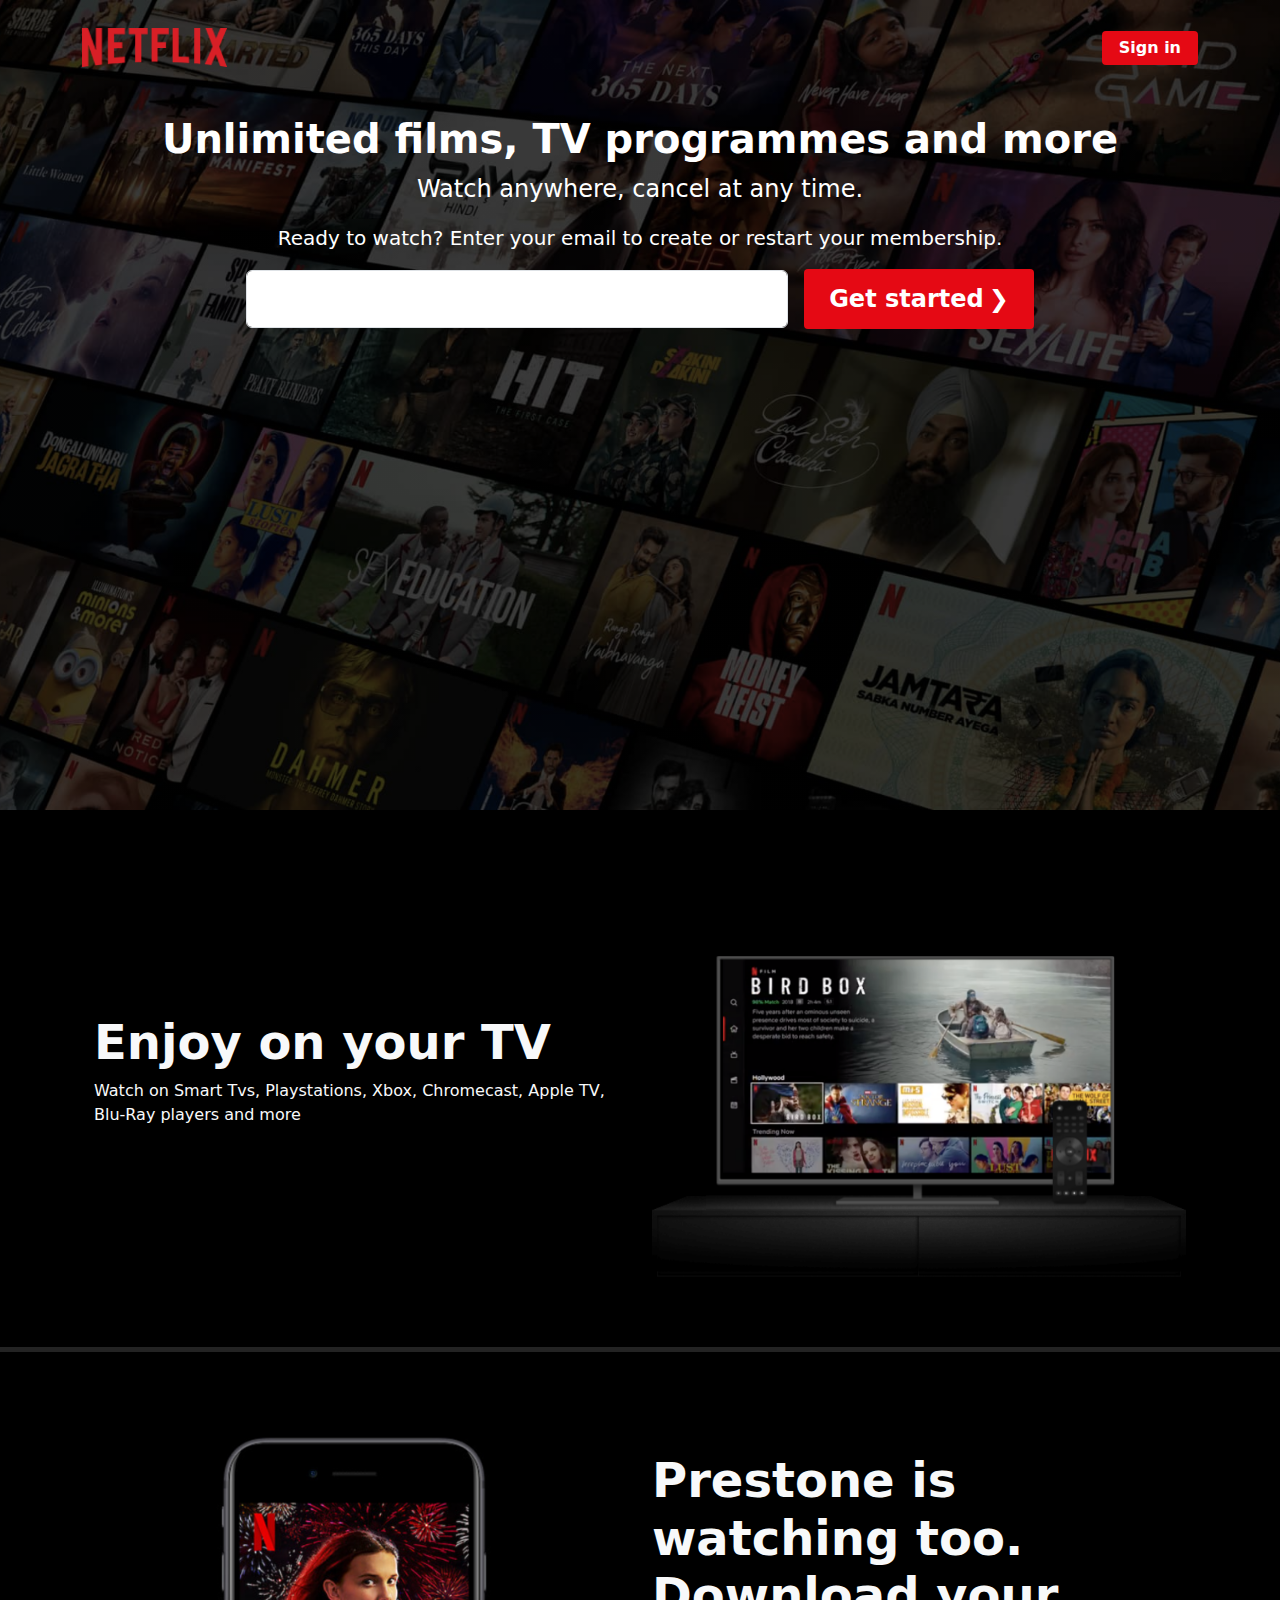
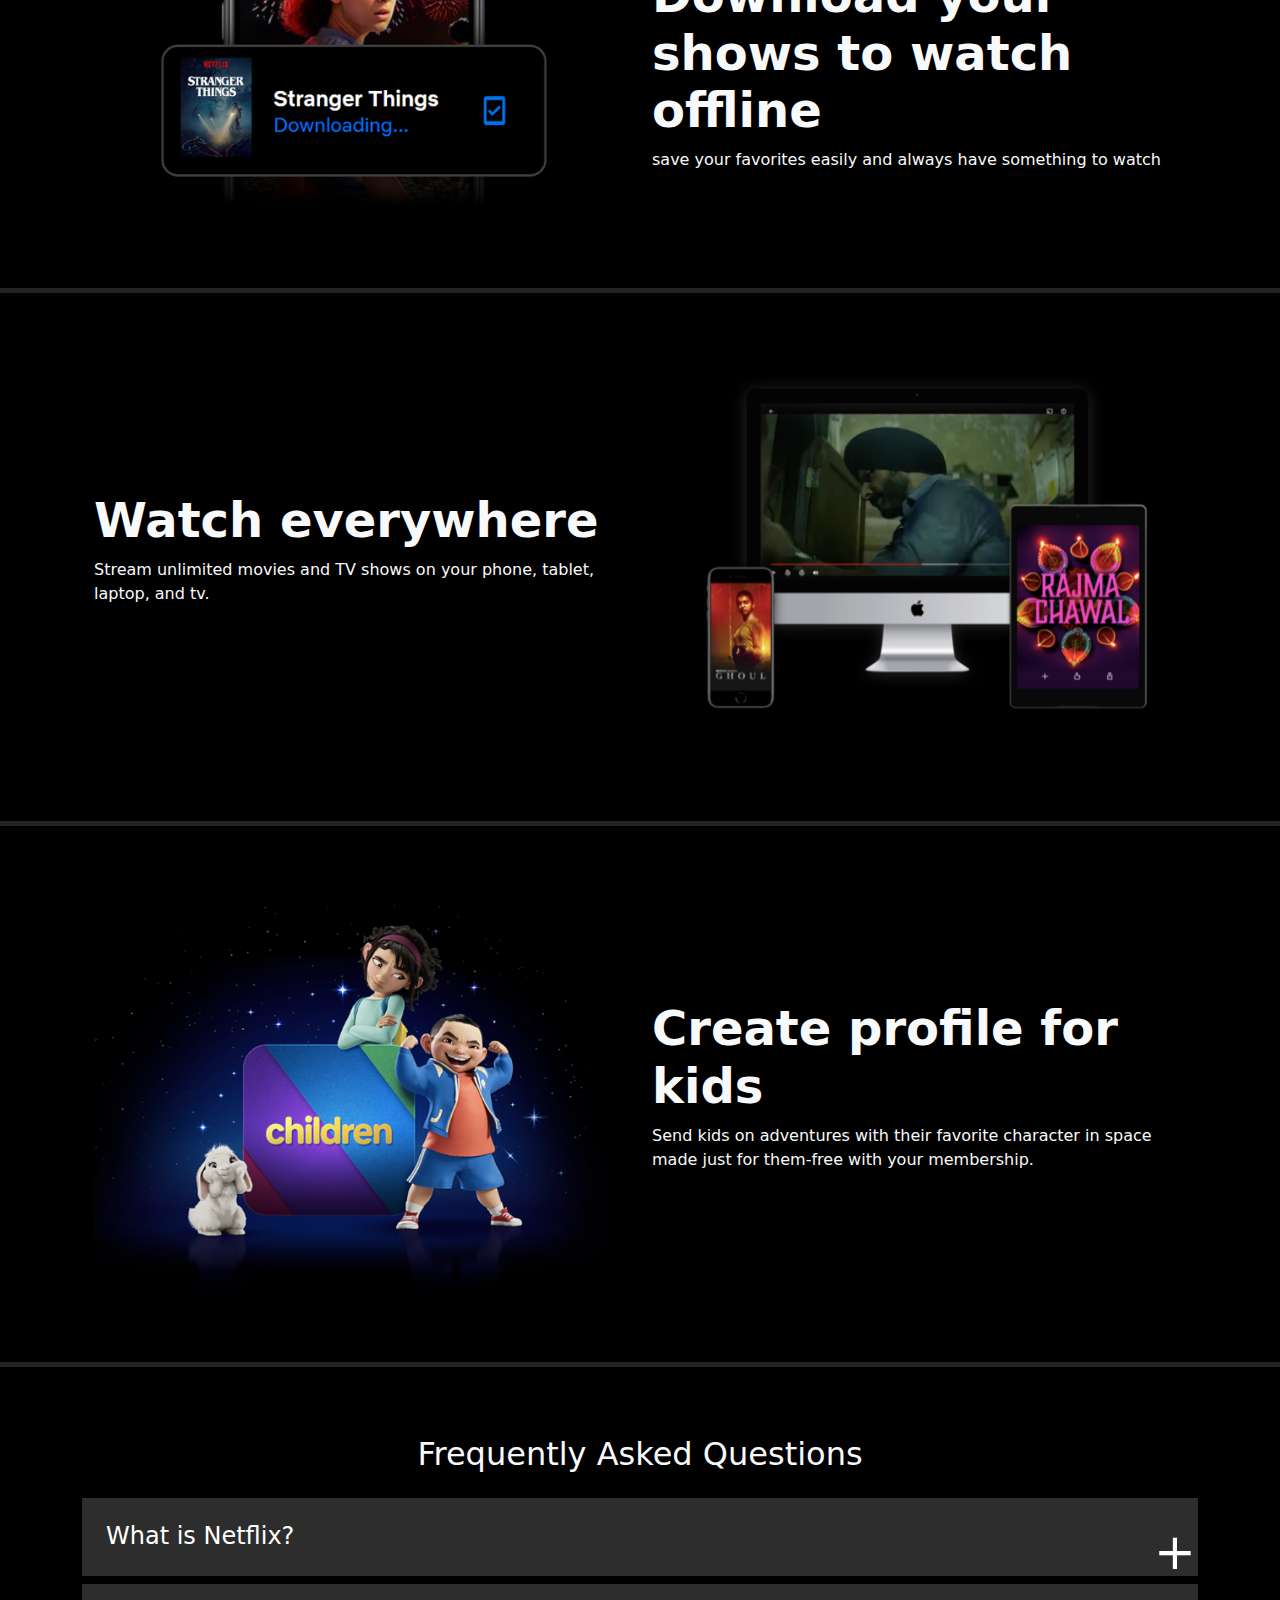
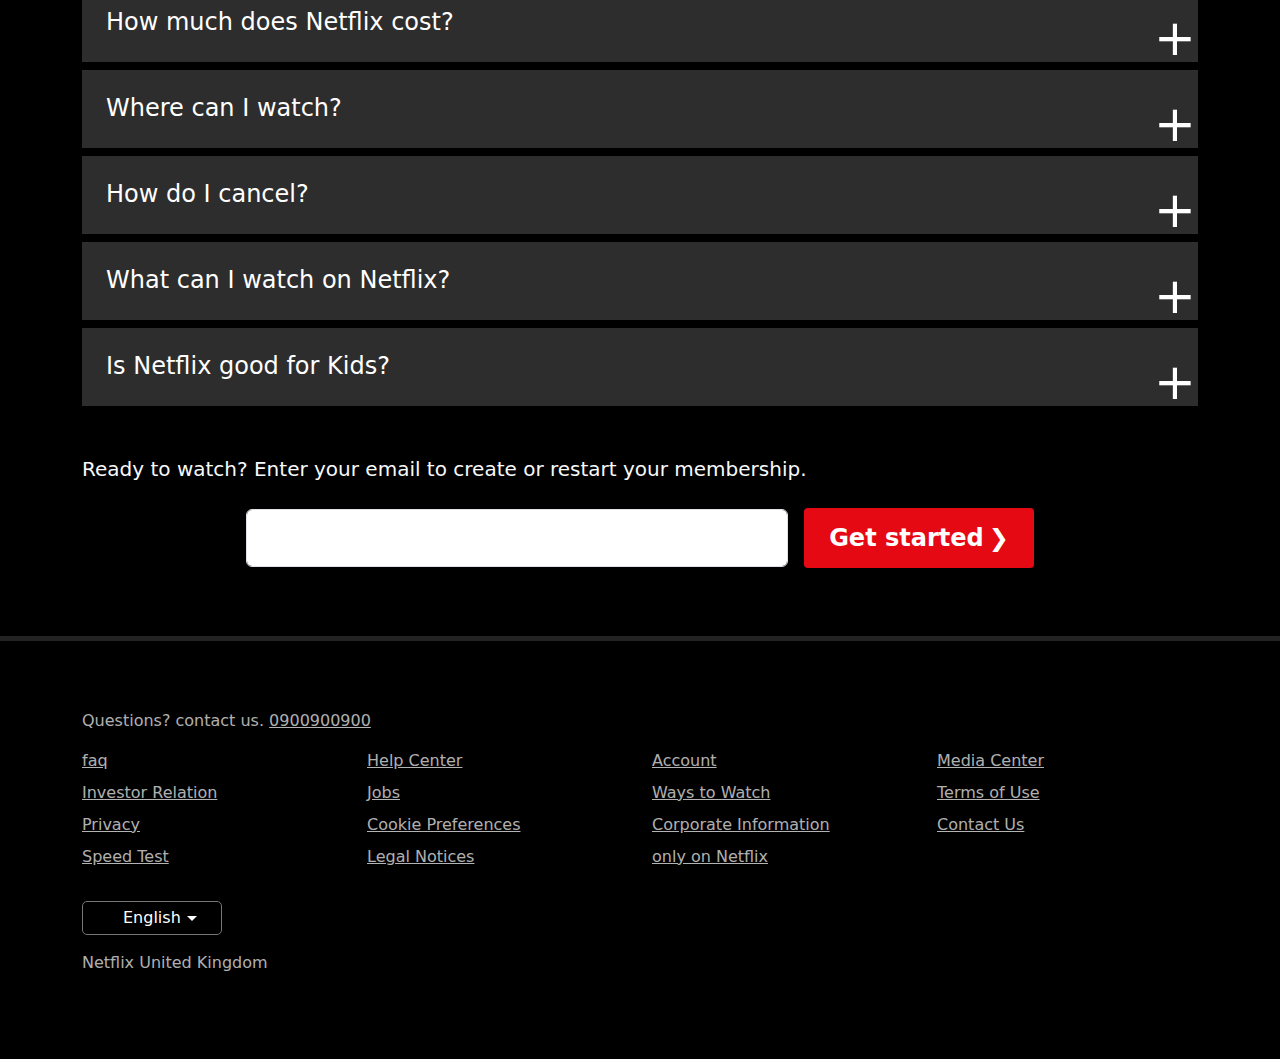
<file: index.html>
<!DOCTYPE html>
<html lang="en">
<head>
    <meta charset="UTF-8">
    <meta name="viewport" content="width=device-width, initial-scale=1.0">
    <title>Netflix Homepage</title>
    <link rel="stylesheet" href="style.css">
    <link href="https://cdn.jsdelivr.net/npm/bootstrap@5.3.3/dist/css/bootstrap.min.css" rel="stylesheet" integrity="sha384-QWTKZyjpPEjISv5WaRU9OFeRpok6YctnYmDr5pNlyT2bRjXh0JMhjY6hW+ALEwIH" crossorigin="anonymous">
    <link rel="preconnect" href="https://fonts.googleapis.com">
    <link rel="preconnect" href="https://fonts.gstatic.com" crossorigin>
    <link href="https://fonts.googleapis.com/css2?family=Bebas+Neue&display=swap" rel="stylesheet">

</head>
<body>
    <header class="position-relative">
        <nav class="navbar navbar-expand">
            <div class="container">
                <img src="assets/logog.png" alt="logo">
                <div class="collapse navbar-collapse justify-content-end" id="navbar-supportedcontent">
                   <a href="loginpage/login.html"><button type="button" class="red-btn fw-semibold">Sign in</button></a> 
                </div>
            </div>
        </nav>
    
        <section class="hero container h-75 d-flex flex-column align-items-center justify-cotent-center">
        <h1 class="hero-title text-white text-center">Unlimited films, TV programmes and more</h1>
        <p class="hero-first-p text-white text-center">Watch anywhere, cancel at any time. </p>
        <p class="hero-second-p text-white text-center">Ready to watch? Enter your email to create or restart your membership.</p>
        <form class="row g-3 d-flex align-items-center justify-content-center w-100 w-lg-75">
            <div class="form-floating col-auto ">
                <input type="email" class="form-control" id="floatingInput" placeholder="name@example.com">
                <label for="floatingInput"> Email address</label>
            </div>
            <div class="col-auto">
                <button type="submit" class="get-started-btn red-btn fw-bold">Get started</button>
            </div>
        </form>
        </section>
    </header>
    <section class="enjoy-section py-5 bg-black text-light">
        <div class="container d-flex row m-auto">
            <div class="d-flex flex-column justify-content-center col-12 col-lg-6">
                <h1 class="section-title text-center text-lg-start">Enjoy on your TV</h1>
                <p class="section-paragragh text-center text-lg-start">Watch on Smart Tvs, Playstations, Xbox, Chromecast, Apple TV, Blu-Ray players and more</p>
            </div>
            <div class="col-12 col-lg-6">
                <img class="img-fluid" src="assets/feature-1.png" alt="tv">
            </div>
        </div>
    </section>

    <section class="download-section py-5 bg-black text-light">
        <div class="container d-flex row m-auto ">
            <div class="col-12 col-lg-6">
                <img class="img-fluid" src="assets/feature-2.png" alt="download">
            </div>
            <div class="d-flex flex-column justify-content-center col-12 col-lg-6 order-first order-lg-last">
                <h2 class="section-title text-center text-lg-start">Prestone is watching too. Download your shows to watch offline</h2>
                <p class="section-paragragh text-center text-lg-start">save your favorites easily and always have something to watch</p>
            </div>
        </div>

    </section>

    <section class="watch-section py-5 bg-black text-light">
        <div class="container d-flex row m-auto">
            <div class="d-flex flex-column justify-content-center col-12 col-lg-6">
                <h1 class="section-title text-center text-lg-start">Watch everywhere</h1>
                <p class="section-paragragh text-center text-lg-start">Stream unlimited movies and TV shows on your phone, tablet, laptop, and tv.</p>
            </div>
            <div class="col-12 col-lg-6">
                <img class="img-fluid" src="assets/feature-3.png" alt="Watch ">
            </div>
        </div>
    </section>

    <section class="children-section py-5 bg-black text-light">
        <div class="container d-flex row m-auto ">
            <div class="col-12 col-lg-6">
                <img class="img-fluid" src="assets/feature-4.png" alt="children">
            </div>
            <div class="d-flex flex-column justify-content-center col-12 col-lg-6 order-first order-lg-last">
                <h2 class="section-title text-center text-lg-start">Create profile for kids</h2>
                <p class="section-paragragh text-center text-lg-start">Send kids on adventures with their favorite character in space made just for them-free with your membership.</p>
            </div>
        </div>
    </section>
    <section class="faq-section py-5 bg-black text-light ">
        <div class="container">
            <h2 class="text-center mb-4">Frequently Asked Questions
            </h2>
            <div class="accordion" id="accordionExample">
                <div class="accordion-item mb-2">
                    <h2 class="accordion-header">
                        <button class="accordion-button collapsed p-4 " type="button"
                        data-bs-toggle="collapse"data-bs-target="#collapseOne"
                        aria-expanded="false" aria-controls="collapseOne">What is Netflix?
                        </button>
                     </h2>
                    <div id="collapseOne" class="accordion-collapse collapse" data-bs-parent="#accordionExample">
                      <div class="accordion-body">Netflix is a streaming service that offers a wide variety of award-winning TV shows, 
                         movies, anime, documentaries, and more on thousands of internet-connected devices.

                         You can watch as much as you want, whenever you want without a single commercial – all for one low monthly price.
                         There's always something new to discover and new TV shows and movies are added every week!
                       </div>

                    </div>
                </div>
                <div class="accordion-item mb-2">
                    <h2 class="accordion-header">
                        <button class="accordion-button collapsed p-4 " type="button"
                        data-bs-toggle="collapse"data-bs-target="#collapseTwo"
                        aria-expanded="false" aria-controls="collapseTwo">How much does Netflix cost?
                        </button>
                     </h2>
                    <div id="collapseTwo" class="accordion-collapse collapse" data-bs-parent="#accordionExample">
                      <div class="accordion-body">Watch Netflix on your smartphone, tablet, Smart TV, laptop, or streaming device, all for one fixed monthly fee.
                         Plans range from Ksh 1,100 to Ksh 200 a month. 
                        No extra costs, no contracts.
                       </div>

                    </div>
                </div>
                <div class="accordion-item mb-2">
                    <h2 class="accordion-header">
                        <button class="accordion-button collapsed p-4 " type="button"
                        data-bs-toggle="collapse"data-bs-target="#collapseThree"
                        aria-expanded="false" aria-controls="collapseThree">Where can I watch?
                        </button>
                     </h2>
                    <div id="collapseThree" class="accordion-collapse collapse" data-bs-parent="#accordionExample">
                      <div class="accordion-body">Watch anywhere, anytime. Sign in with your Netflix account to watch instantly on 
                        the web at netflix.com from your personal computer or on any internet-connected device that offers the Netflix app, including smart TVs, smartphones, tablets, streaming media players and game consoles.

                        You can also download your favorite shows with the iOS, Android, or Windows 10 app. Use downloads to watch while you're on the go and without an internet connection. 
                        Take Netflix with you anywhere.
                       </div>

                    </div>
                </div>
                <div class="accordion-item mb-2">
                    <h2 class="accordion-header">
                        <button class="accordion-button collapsed p-4 " type="button"
                        data-bs-toggle="collapse"data-bs-target="#collapseFour"
                        aria-expanded="false" aria-controls="collapseFour">How do I cancel?
                        </button>
                     </h2>
                    <div id="collapseFour" class="accordion-collapse collapse" data-bs-parent="#accordionExample">
                      <div class="accordion-body">Netflix is flexible. There are no pesky contracts and no commitments. You can easily cancel your account online in two clicks. There are no cancellation fees – start or stop your account anytime.
                       </div>

                    </div>
                </div>
                <div class="accordion-item mb-2">
                    <h2 class="accordion-header">
                        <button class="accordion-button collapsed p-4 " type="button"
                        data-bs-toggle="collapse"data-bs-target="#collapseFive"
                        aria-expanded="false" aria-controls="collapseFive">What can I watch on Netflix?
                        </button>
                     </h2>
                    <div id="collapseFive" class="accordion-collapse collapse" data-bs-parent="#accordionExample">
                      <div class="accordion-body">Netflix has an extensive library of feature films, documentaries, TV shows, anime, award-winning Netflix originals, and more. Watch as much as you want, anytime you want.
                       </div>

                    </div>
                </div>
                <div class="accordion-item mb-2">
                    <h2 class="accordion-header">
                        <button class="accordion-button collapsed p-4 " type="button"
                        data-bs-toggle="collapse"data-bs-target="#collapseSix"
                        aria-expanded="false" aria-controls="collapseSix">Is Netflix good for Kids?
                        </button>
                     </h2>
                    <div id="collapseSix" class="accordion-collapse collapse" data-bs-parent="#accordionExample">
                      <div class="accordion-body">The Netflix Kids experience is included in your membership to give parents control while kids enjoy family-friendly TV shows and movies in their own space.

                        Kids profiles come with PIN-protected parental controls that let you restrict the maturity rating of content kids can watch and block specific titles you don’t want kids to see.
                       </div>

                    </div>
                </div>
            </div>
            <h3 class="text-content mt-5">
                Ready to watch? Enter your email to create or
                restart your membership.
            </h3>
            <form class="row g-3 d-flex align-items-center
            justify-content-center w-100 w-lg-75 m-auto">
        <div class="form-floating col-auto">
            <input type="email" class="form-control" id="floatingInput" placeholder="name@Example.com">
            <label for="floatingInput">Email address</label>
        </div>
        <div class="col-auto">
            <button type="submit" class="get-started-btn red-btn fw-bold">Get started</button>
        </div>
    </form>
           
        </div>
    </section>

    <footer class="py-5 bg-black text-light">
        <div class="container">
            <div>
                <p>Questions? contact us. <a href="#">0900900900</a></p>
            </div>
            <div class="row">
                <div class="col-12 col-sm-3">
                    <ul>
                        <li class="mb-2">
                            <a href="#">faq</a>
                        </li>
                        <li class="mb-2">
                            <a href="#">Investor Relation</a>
                        </li>
                        <li class="mb-2">
                            <a href="#">Privacy</a>
                        </li>
                        <li class="mb-2">
                            <a href="#">Speed Test</a>
                        </li>
                    </ul>
                </div>
                 <div class="col-12 col-sm-3">
                    <ul>
                        <li class="mb-2">
                            <a href="#">Help Center</a>
                        </li>
                        <li class="mb-2">
                            <a href="#">Jobs</a>
                        </li>
                        <li class="mb-2">
                            <a href="#">Cookie Preferences</a>
                        </li>
                        <li class="mb-2">
                            <a href="#">Legal Notices</a>
                        </li>
                    </ul>
                </div>
                <div class="col-12 col-sm-3">
                    <ul>
                        <li class="mb-2">
                            <a href="#">Account</a>
                        </li>
                        <li class="mb-2">
                            <a href="#">Ways to Watch</a>
                        </li>
                        <li class="mb-2">
                            <a href="#">Corporate Information</a>
                        </li>
                        <li class="mb-2">
                            <a href="#">only on Netflix</a>
                        </li>
                    </ul>
                </div>
                <div class="col-12 col-sm-3">
                    <ul>
                        <li class="mb-2">
                            <a href="#">Media Center</a>
                        </li>
                        <li class="mb-2">
                            <a href="#">Terms of Use</a>
                        </li>
                        <li class="mb-2">
                            <a href="#">Contact Us</a>
                        </li>
                        
                    </ul>
                </div>
            </div>
            <div class="py-3">
                <div class="position-absolute">

                </div>
                <div class="position-absolute">
                    <div class="arrow-down position-absolute"></div>
                 </div>
                 <select class="position-relative py-1" name="" id="">
                    <option value="">English</option>
                 </select>
            </div>
            <p>Netflix United Kingdom</p>
        </div>

    </footer>
    <script src=""async defer> </script>
    <script src="https://cdn.jsdelivr.net/npm/bootstrap@5.3.3/dist/js/bootstrap.bundle.min.js" integrity="sha384-YvpcrYf0tY3lHB60NNkmXc5s9fDVZLESaAA55NDzOxhy9GkcIdslK1eN7N6jIeHz" crossorigin="anonymous"></script>
    </script>
             
</body>
</html>
</file>
<file: style.css>
body{
    font-family: "Bebas Neue", sans-serif;
   
}
header{
    background-image: linear-gradient(rgba(0,0,0,0.7), rgba(0,0,0,0.7)), url(assets/header-image.png);
    background-size: cover;
    background-position:50% ;
    height: 90vh;
}
.container{
    padding: 20px 10%;
}
 nav img{
    width: 13%;

 }
 .red-btn{
    background: rgba(229, 9, 20);
    color: white;
    border: 0;
    border-radius: 0.25rem;
    padding: 5px 17px;
 }
 .red-btn:hover{
    background-color: rgba(193, 17, 25);

 }
 /*
 .hero-container{
    position: absolute;
    top: 50%;
    left: 50%;
    transform: translate(-50%,-50%);
    text-align: center;
    margin-top: 55px;

 } */
 .hero-title{
    font-size: 2.5rem;
    font-weight: 800;

 }
 .hero-first-p{
    font-size: 1.5rem;
    font-weight: 400;

 }
 .hero-second-p{

    font-size: 1.25rem;
    font-weight: 400;
    line-height: 1.875rem;
}
form{
    width: 60%;

}
form #floatingInput{
    color: #fff;
}
form .form-control:focus{
    border-color: white;
    box-shadow: none;
    border-width: medium;
    background-color: transparent;
    border-radius: 5px;
    
}
form .form-floating>.form-control:focus~label{
    color: rgba(255, 255, 255, 0.7);
}
form .form-floating>.form-control:focus~label::after{
    background-color: transparent;
}
form .form-floating{
    width: 50%;
}
form #foatingInput{
    background-color: transparent;
}
form label{
    color: rgba(255, 255, 255, 0);
    margin-left: 10px;
}
.get-started-btn{
    height: 60px;
    font-size: 1.5rem;
    padding-right: 25px;
    padding-left: 25px;
}
.get-started-btn::after{
    content: "\276F";
    margin-left: 5px;
}
.section-title{
    font-size: 3rem;
    font-weight: 900;
}
.section-paragraph{
    font-size: 1.5rem;
    font-weight: 400;
}
.download-section, 
.children-section{
    border-top: 5px solid #232323;
    border-bottom: 5px solid #232323;
}
/* faq section */
.faq-section h3{
    font-size: 1.25rem;
    font-weight: 400;
    line-height: 1.875rem;
}
.faq-section button{
    color: #fff;
    font-size: 24px;
    font-weight: 400;
}
.faq-section .accordion{
    --bs-accordion-color: rgb(255, 255, 255);
    --bs-accordion-bg:rgb(45, 45, 45);
    --bs-accordion-border-color: none;
    --bs-accordion-border-radius:none;
}
.faq-section .accordion-item:first-of-type .accordion-button{
    border-top-left-radius:0;
    border-top-right-radius:0;
}
.faq-section .accordion-button:focus{
    border: none;
    box-shadow: none;
}
.faq-section .accordion-button:hover{
    background: rgb(65, 65, 65);
}
.faq-section .accordion-button:not(.collapsed){
    background-color: rgb(65, 65, 65);
    color: rgb(255, 255, 255);
}
.faq-section .accordion-button::after{
    content: "+";
    background-image: none;
    height: 30px;
    font-size: 50px;
    top: 5px;
    right: 45px;
}
.faq-section .accordion-button:not(.collapsed)::after{
    background-image: none;
    transform: none;
    content: "";
}

/* footer */
footer{
    border-top: 5px solid #232323;
}
footer p,
footer a{
    color: rgba(255, 255, 255, 0.7);
    font-size: 0,875rem;
    font-weight: 400;
}
footer ul{
    padding-left: 0;

}
footer li{
    list-style-type: none;
}
footer select{
    background: transparent;
    color: #fff;
    padding-left: 40px;
    padding-right: 40px;
    appearance: none;
    border-radius: 5px;
}
footer .arrow-down{
    width: 0;
    height: 0;
    border-left: 5px solid transparent;
    border-right: 5px solid transparent;
    border-top: 5px solid #fff;
    top: 15px;
    right: -115px;
}
@media only screen and (max-width: 992px){
    nav img{width: 17%;}
    .hero-title,
    .section-title{
        font-size: 2rem;
        font-weight: 700;
    }
    .hero-first-p,
    .hero-second-p,
    .section-paragraph,
    .faq-section h3{
        font-size: 1.125rem;
    }
    .purple-section img{
        width: 50%;
    }
}
@media only screen and(max-width:768px){
    nav img{width: 25%;}
    header{
        height: 100vh;
    }
}

@media only screen and(max-width:576px){
    nav img{width: 35%;}
    header{
        height: 110vh;
    }
    form .form-floating{
        width: 90%;
    }

    
}
</file>
